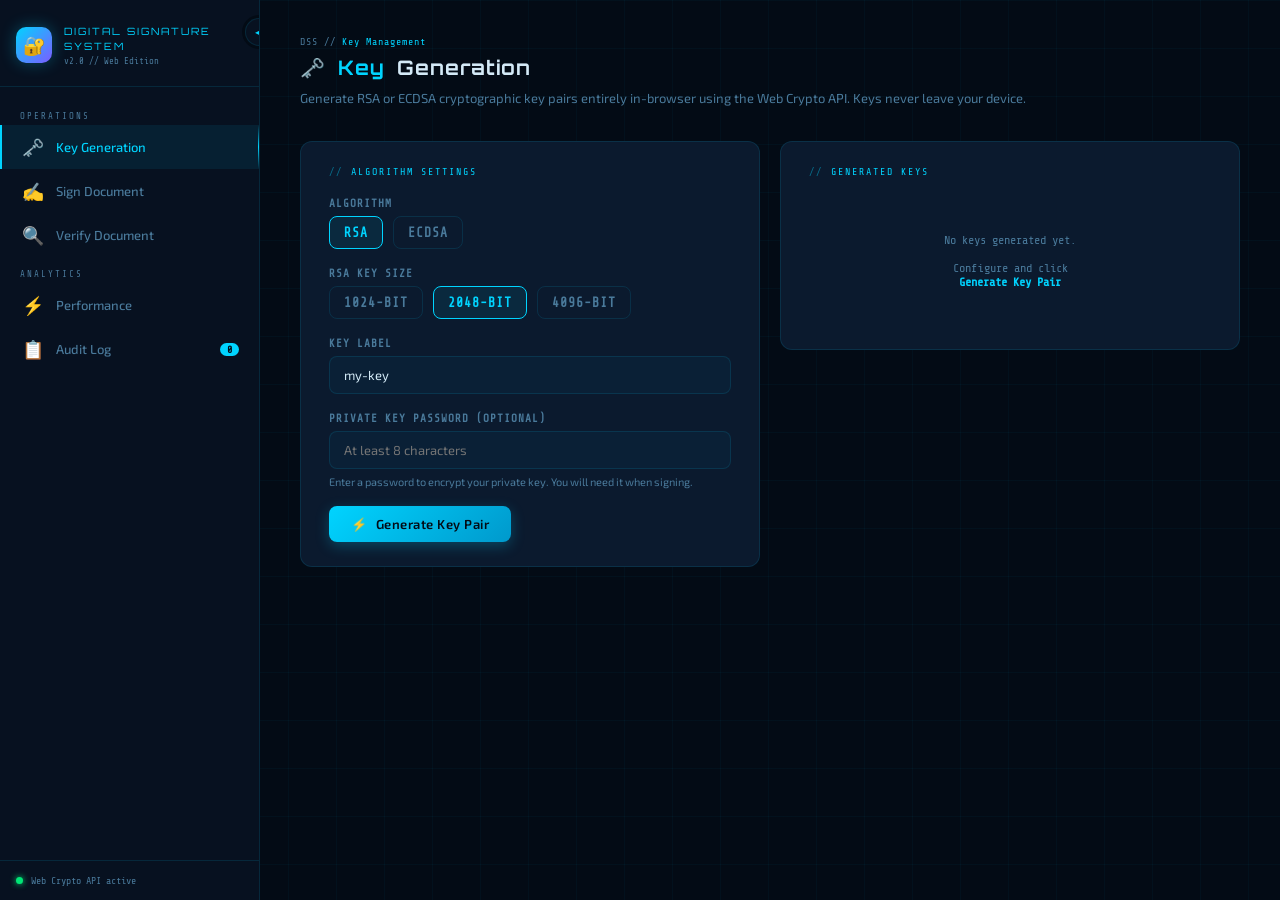
<file: public/index.html>
<!DOCTYPE html>
<html lang="en">
<head>
  <meta charset="UTF-8">
  <meta name="viewport" content="width=device-width, initial-scale=1.0">
  <title>Digital Signature System</title>
  <link rel="preconnect" href="https://fonts.googleapis.com">
  <link href="https://fonts.googleapis.com/css2?family=Orbitron:wght@400;600;800&family=Exo+2:ital,wght@0,300;0,400;0,500;0,600;1,300&family=Share+Tech+Mono&display=swap" rel="stylesheet">
  <link rel="stylesheet" href="style.css?v=password-6">
</head>
<body>

<!-- ═══════════════════════════════
     MOBILE TOP BAR
════════════════════════════════ -->
<header id="topbar">
  <button id="hamburger" aria-label="Toggle menu">
    <span></span><span></span><span></span>
  </button>
  <div class="tb-logo-icon">🔐</div>
  <div class="tb-title">Digital Signature<br>System</div>
</header>

<!-- Backdrop (mobile drawer) -->
<div id="overlay"></div>

<div id="app">

  <!-- ═══════════════════════════════
       SIDEBAR
  ════════════════════════════════ -->
  <aside id="sidebar">

    <!-- Collapse toggle (desktop) -->
    <button id="sidebar-toggle" title="Collapse sidebar">◀</button>

    <div class="logo-area">
      <div class="logo-icon">🔐</div>
      <div class="logo-text">
        <div class="logo-title">Digital Signature<br>System</div>
        <div class="logo-sub">v2.0 // Web Edition</div>
      </div>
    </div>

    <nav>
      <div class="nav-section-label">Operations</div>
      <a class="active" data-tab="keygen" data-tip="Key Generation">
        <span class="nav-icon">🗝️</span>
        <span class="nav-label">Key Generation</span>
      </a>
      <a data-tab="sign" data-tip="Sign Document">
        <span class="nav-icon">✍️</span>
        <span class="nav-label">Sign Document</span>
      </a>
      <a data-tab="verify" data-tip="Verify Document">
        <span class="nav-icon">🔍</span>
        <span class="nav-label">Verify Document</span>
      </a>

      <div class="nav-section-label">Analytics</div>
      <a data-tab="performance" data-tip="Performance">
        <span class="nav-icon">⚡</span>
        <span class="nav-label">Performance</span>
      </a>
      <a data-tab="audit" data-tip="Audit Log">
        <span class="nav-icon">📋</span>
        <span class="nav-label">Audit Log</span>
        <span class="nav-badge" id="log-count">0</span>
      </a>
    </nav>

    <div class="sidebar-footer">
      <span class="status-dot"></span>
      <span class="status-text">Web Crypto API active</span>
    </div>

  </aside>

  <!-- ═══════════════════════════════
       MAIN CONTENT
  ════════════════════════════════ -->
  <main id="main">


    <!-- ────────────── TAB 1: KEY GENERATION ────────────── -->
    <section id="tab-keygen" class="section active">

      <div class="section-header">
        <div class="breadcrumb">DSS // <span>Key Management</span></div>
        <h1>🗝️ <span class="accent">Key</span> Generation</h1>
        <p>Generate RSA or ECDSA cryptographic key pairs entirely in-browser using the Web Crypto API. Keys never leave your device.</p>
      </div>

      <div class="grid-2">
        <!-- Left -->
        <div>
          <div class="card">
            <div class="card-title">Algorithm Settings</div>

            <div class="form-row">
              <label>Algorithm</label>
              <div class="radio-group">
                <label class="radio-opt"><input type="radio" name="kg-algo" value="RSA" checked onchange="toggleKeySize()"> RSA</label>
                <label class="radio-opt"><input type="radio" name="kg-algo" value="ECDSA" onchange="toggleKeySize()"> ECDSA</label>
              </div>
            </div>

            <div class="form-row" id="rsa-size-row">
              <label>RSA Key Size</label>
              <div class="radio-group">
                <label class="radio-opt"><input type="radio" name="rsa-size" value="1024"> 1024-bit</label>
                <label class="radio-opt"><input type="radio" name="rsa-size" value="2048" checked> 2048-bit</label>
                <label class="radio-opt"><input type="radio" name="rsa-size" value="4096"> 4096-bit</label>
              </div>
            </div>

            <div class="form-row">
              <label>Key Label</label>
              <input type="text" id="kg-label" placeholder="e.g. my-signing-key" value="my-key">
            </div>

            <div class="form-row">
              <label for="kg-password">Private Key Password (Optional)</label>
              <input type="password" id="kg-password" minlength="8" autocomplete="new-password" placeholder="At least 8 characters">
              <small style="color:var(--muted);font-size:11px">Enter a password to encrypt your private key. You will need it when signing.</small>
            </div>

            <div style="margin-top:10px">
              <button class="btn btn-primary" id="kg-btn" onclick="generateKeys()">
                <span id="kg-btn-icon">⚡</span> Generate Key Pair
              </button>
            </div>
          </div>
        </div>

        <!-- Right -->
        <div>
          <div class="card">
            <div class="card-title">Generated Keys</div>

            <div id="kg-result" class="result-box"></div>

            <div id="kg-empty" style="text-align:center;padding:36px 0;color:var(--muted);font-family:var(--font-mono);font-size:12px">
              No keys generated yet.<br><br>Configure and click<br>
              <strong style="color:var(--primary)">Generate Key Pair</strong>
            </div>

            <div class="form-row" id="kg-priv-section" style="display:none">
              <label>Private Key (PKCS8 PEM)</label>
              <div class="key-preview" id="kg-priv-preview"></div>
              <div style="margin-top:10px;display:flex;gap:8px;flex-wrap:wrap">
                <button class="btn btn-secondary" onclick="downloadKey('private')" style="font-size:12px;padding:7px 14px">⬇ Private Key</button>
                <button class="btn btn-secondary" onclick="copyKey('private')" style="font-size:12px;padding:7px 14px">📋 Copy</button>
              </div>
            </div>

            <div class="sep" id="kg-sep" style="display:none"></div>

            <div class="form-row" id="kg-pub-section" style="display:none">
              <label>Public Key (SPKI PEM)</label>
              <div class="key-preview" id="kg-pub-preview"></div>
              <div style="margin-top:10px;display:flex;gap:8px;flex-wrap:wrap">
                <button class="btn btn-secondary" onclick="downloadKey('public')" style="font-size:12px;padding:7px 14px">⬇ Public Key</button>
                <button class="btn btn-secondary" onclick="copyKey('public')" style="font-size:12px;padding:7px 14px">📋 Copy</button>
              </div>
            </div>

          </div>
        </div>
      </div>
    </section>


    <!-- ────────────── TAB 2: SIGN DOCUMENT ────────────── -->
    <section id="tab-sign" class="section">

      <div class="section-header">
        <div class="breadcrumb">DSS // <span>Document Signing</span></div>
        <h1>✍️ <span class="accent">Sign</span> Document</h1>
        <p>Sign any file with your private key. A <code style="color:var(--primary)">.sig</code> JSON file is generated — share it alongside your file and public key.</p>
      </div>

      <div class="grid-2">
        <!-- Left -->
        <div>
          <div class="card">
            <div class="card-title">Document to Sign</div>
            <div class="drop-zone">
              <input type="file" id="sign-file-input" onchange="handleFileSelect('sign-file', this)">
              <div class="drop-icon">📄</div>
              <div class="drop-text"><strong>Click or drag &amp; drop</strong> — any file type</div>
              <div class="drop-filename" id="sign-file-name"></div>
            </div>
            <div id="sign-file-info" style="margin-top:10px;font-family:var(--font-mono);font-size:11px;color:var(--muted);display:none"></div>
          </div>

          <div class="card">
            <div class="card-title">Private Key</div>
            <div class="drop-zone">
              <input type="file" id="sign-key-input" accept=".pem" onchange="handlePEMSelect('sign-key', this)">
              <div class="drop-icon">🔑</div>
              <div class="drop-text"><strong>Upload Private Key</strong> (.pem)</div>
              <div class="drop-filename" id="sign-key-name"></div>
            </div>
            <div style="margin-top:10px">
              <label>Or paste PEM</label>
              <textarea id="sign-key-paste" rows="4" placeholder="-----BEGIN PRIVATE KEY-----&#10;...&#10;-----END PRIVATE KEY-----"></textarea>
            </div>
          </div>
        </div>

        <!-- Right -->
        <div>
          <div class="card">
            <div class="card-title">Signing Options</div>

            <div class="form-row">
              <label>Algorithm</label>
              <div class="radio-group">
                <label class="radio-opt"><input type="radio" name="sign-algo" value="RSA" checked> RSA</label>
                <label class="radio-opt"><input type="radio" name="sign-algo" value="ECDSA"> ECDSA</label>
              </div>
            </div>

            <div class="form-row">
              <label>Signer Name</label>
              <input type="text" id="sign-signer" placeholder="e.g. Admin" value="Admin">
            </div>

            <div class="form-row">
              <label for="sign-password">Private Key Password</label>
              <input type="password" id="sign-password" autocomplete="current-password" placeholder="Password used when generating this key">
            </div>

            <button class="btn btn-primary" id="sign-btn" onclick="doSign()" style="width:100%;justify-content:center;margin-top:8px">
              <span id="sign-btn-icon">✍️</span> Sign Document
            </button>

            <div id="sign-result" class="result-box"></div>

            <div id="sign-download" style="display:none;margin-top:14px">
              <button class="btn btn-secondary" onclick="downloadSig()" style="width:100%;justify-content:center">
                ⬇ Download .sig File
              </button>
            </div>
          </div>

          <div class="card">
            <div class="card-title">How it works</div>
            <div style="font-size:12px;color:var(--muted);line-height:2;font-family:var(--font-mono)">
              <div><span style="color:var(--primary)">01</span> &nbsp;SHA-256 hash of the file</div>
              <div><span style="color:var(--primary)">02</span> &nbsp;Hash signed with private key</div>
              <div><span style="color:var(--primary)">03</span> &nbsp;Signature + metadata → .sig JSON</div>
              <div><span style="color:var(--primary)">04</span> &nbsp;Share file + .sig + public key</div>
            </div>
          </div>
        </div>
      </div>
    </section>


    <!-- ────────────── TAB 3: VERIFY ────────────── -->
    <section id="tab-verify" class="section">

      <div class="section-header">
        <div class="breadcrumb">DSS // <span>Verification</span></div>
        <h1>🔍 <span class="accent">Verify</span> Document</h1>
        <p>Check document authenticity against its signature file. Use <strong style="color:var(--warning)">Tamper Demo</strong> to see detection in action.</p>
      </div>

      <div class="grid-2">
        <!-- Left -->
        <div>
          <div class="card">
            <div class="card-title">Original Document</div>
            <div class="drop-zone">
              <input type="file" id="ver-file-input" onchange="handleFileSelect('ver-file', this)">
              <div class="drop-icon">📄</div>
              <div class="drop-text"><strong>Upload Original File</strong></div>
              <div class="drop-filename" id="ver-file-name"></div>
            </div>
          </div>

          <div class="card">
            <div class="card-title">Signature File (.sig)</div>
            <div class="drop-zone">
              <input type="file" id="ver-sig-input" accept=".sig,.json" onchange="handleSigSelect(this)">
              <div class="drop-icon">🔏</div>
              <div class="drop-text"><strong>Upload .sig File</strong></div>
              <div class="drop-filename" id="ver-sig-name"></div>
            </div>
          </div>

          <div class="card">
            <div class="card-title">Public Key</div>
            <div class="drop-zone">
              <input type="file" id="ver-key-input" accept=".pem" onchange="handlePEMSelect('ver-key', this)">
              <div class="drop-icon">🗝️</div>
              <div class="drop-text"><strong>Upload Public Key</strong> (.pem)</div>
              <div class="drop-filename" id="ver-key-name"></div>
            </div>
            <div style="margin-top:10px">
              <textarea id="ver-key-paste" rows="3" placeholder="-----BEGIN PUBLIC KEY-----&#10;...&#10;-----END PUBLIC KEY-----"></textarea>
            </div>
          </div>

          <div style="display:flex;gap:10px;flex-wrap:wrap">
            <button class="btn btn-primary" id="ver-btn" onclick="doVerify(false)" style="flex:1;justify-content:center">
              🔍 Verify
            </button>
            <button class="btn btn-warning" id="tamper-btn" onclick="doVerify(true)" style="flex:1;justify-content:center">
              ⚠️ Tamper Demo
            </button>
          </div>
        </div>

        <!-- Right -->
        <div>
          <div id="ver-status-box" class="verify-status" style="display:none">
            <div class="verify-icon" id="ver-icon"></div>
            <div class="verify-label" id="ver-label"></div>
            <div class="verify-msg" id="ver-msg"></div>
            <div class="verify-details" id="ver-details"></div>
          </div>
          <div id="ver-placeholder" style="text-align:center;padding:70px 20px;color:var(--muted);font-family:var(--font-mono);font-size:12px;line-height:2">
            Upload the three files<br>and click<br>
            <span style="color:var(--primary)">[ Verify Signature ]</span>
          </div>
        </div>
      </div>
    </section>


    <!-- ────────────── TAB 4: PERFORMANCE ────────────── -->
    <section id="tab-performance" class="section">

      <div class="section-header">
        <div class="breadcrumb">DSS // <span>Benchmarks</span></div>
        <h1>⚡ <span class="accent">Performance</span> Comparison</h1>
        <p>Live benchmark of RSA (2048-bit) vs ECDSA — key generation, signing, and verification — running in your browser.</p>
      </div>

      <div class="card" style="margin-bottom:20px">
        <div class="card-title">Test Configuration</div>
        <div style="display:flex;gap:16px;align-items:flex-end;flex-wrap:wrap">
          <div style="flex:1;min-width:200px">
            <div class="form-row">
              <label>Test File (optional)</label>
              <div class="drop-zone" style="padding:16px">
                <input type="file" id="perf-file-input" onchange="handleFileSelect('perf-file', this)">
                <div class="drop-text"><strong>Upload</strong> or use 32 KB random data</div>
                <div class="drop-filename" id="perf-file-name"></div>
              </div>
            </div>
          </div>
          <div style="flex:1;min-width:180px">
            <div class="form-row">
              <label>Iterations</label>
              <select id="perf-iters">
                <option value="1">1 (fast)</option>
                <option value="3" selected>3 iterations</option>
                <option value="5">5 iterations</option>
              </select>
            </div>
            <button class="btn btn-primary" id="perf-btn" onclick="runBenchmark()" style="width:100%;justify-content:center">
              <span id="perf-btn-icon">⚡</span> Run Benchmark
            </button>
          </div>
        </div>
      </div>

      <div id="perf-stats" class="stats-bar" style="display:none">
        <div class="stat-card"><div class="stat-num" id="stat-rsa-keygen">—</div><div class="stat-label">RSA Keygen ms</div></div>
        <div class="stat-card"><div class="stat-num" id="stat-ecdsa-keygen">—</div><div class="stat-label">ECDSA Keygen ms</div></div>
        <div class="stat-card"><div class="stat-num" id="stat-rsa-sign">—</div><div class="stat-label">RSA Sign ms</div></div>
        <div class="stat-card"><div class="stat-num" id="stat-ecdsa-sign">—</div><div class="stat-label">ECDSA Sign ms</div></div>
      </div>

      <div class="card">
        <div class="card-title">Results</div>
        <div id="perf-progress" style="display:none;padding:24px;text-align:center;color:var(--muted);font-family:var(--font-mono);font-size:12px">
          <div class="spinner" style="margin:0 auto 12px"></div>
          <span id="perf-progress-text"></span>
        </div>
        <div style="overflow-x:auto">
          <table class="perf-table">
            <thead>
              <tr>
                <th>Metric</th>
                <th><span class="chip chip-rsa">RSA 2048</span></th>
                <th><span class="chip chip-ecdsa">ECDSA</span></th>
                <th>Winner</th>
              </tr>
            </thead>
            <tbody id="perf-tbody">
              <tr><td colspan="4" style="text-align:center;color:var(--muted);padding:36px;font-size:12px">No data yet — run the benchmark above.</td></tr>
            </tbody>
          </table>
        </div>
        <div id="perf-note" style="display:none;margin-top:14px;padding:12px 16px;background:rgba(0,200,255,0.05);border-radius:8px;font-family:var(--font-mono);font-size:11px;color:var(--muted);line-height:1.8">
          <strong style="color:var(--primary)">Key Insight:</strong>
          ECDSA P-256 provides smaller keys and signatures, with a higher estimated security strength than RSA-2048.
          Timings vary by hardware and browser crypto engine implementation.
        </div>
      </div>
    </section>


    <!-- ────────────── TAB 5: AUDIT LOG ────────────── -->
    <section id="tab-audit" class="section">

      <div class="section-header">
        <div class="breadcrumb">DSS // <span>System Logs</span></div>
        <h1>📋 <span class="accent">Audit</span> Log</h1>
        <p>Real-time log of all cryptographic operations in this session. In-memory only — clears on refresh.</p>
      </div>

      <div class="stats-bar">
        <div class="stat-card"><div class="stat-num" id="total-ops">0</div><div class="stat-label">Total Ops</div></div>
        <div class="stat-card"><div class="stat-num" id="total-signs">0</div><div class="stat-label">Signed</div></div>
        <div class="stat-card"><div class="stat-num" id="total-valid">0</div><div class="stat-label">Valid</div></div>
        <div class="stat-card"><div class="stat-num" id="total-invalid">0</div><div class="stat-label">Invalid</div></div>
      </div>

      <div class="card">
        <div style="display:flex;align-items:center;justify-content:space-between;margin-bottom:14px;flex-wrap:wrap;gap:8px">
          <div class="card-title" style="margin-bottom:0">Terminal Output</div>
          <div style="display:flex;gap:8px">
            <button class="btn btn-secondary" onclick="clearLog()" style="font-size:11px;padding:6px 12px">🗑 Clear</button>
            <button class="btn btn-secondary" onclick="exportLog()" style="font-size:11px;padding:6px 12px">⬇ Export</button>
          </div>
        </div>
        <div class="terminal" id="audit-terminal">
          <div class="terminal-empty" id="audit-empty">
            [ No operations logged yet ]<br>
            Perform a signing or verification to see entries here.
          </div>
        </div>
      </div>
    </section>

  </main>
</div>

<!-- ═══════════════════════════════
     MOBILE BOTTOM NAV
════════════════════════════════ -->
<nav id="bottom-nav">
  <div class="bn-item active" data-tab="keygen">
    <span class="bn-icon">🗝️</span>Keys
  </div>
  <div class="bn-item" data-tab="sign">
    <span class="bn-icon">✍️</span>Sign
  </div>
  <div class="bn-item" data-tab="verify">
    <span class="bn-icon">🔍</span>Verify
  </div>
  <div class="bn-item" data-tab="performance">
    <span class="bn-icon">⚡</span>Perf
  </div>
  <div class="bn-item" data-tab="audit">
    <span class="bn-icon">📋</span>Log
    <span class="bn-badge">0</span>
  </div>
</nav>

<!-- Toast -->
<div id="toast"></div>

<script src="app.js?v=password-6"></script>
</body>
</html>
</file>
<file: public/style.css>
/* =====================================================
   DIGITAL SIGNATURE SYSTEM — style.css
   ===================================================== */

:root {
  --bg:          #030b15;
  --surface:     #071120;
  --card:        #0b1a2e;
  --border:      rgba(0,200,255,0.12);
  --border-hi:   rgba(0,200,255,0.4);
  --primary:     #00d4ff;
  --primary-dim: #007a96;
  --purple:      #7c5cff;
  --success:     #00e676;
  --danger:      #ff3b5c;
  --warning:     #ffb300;
  --text:        #d4eaf7;
  --muted:       #4a7a9b;
  --font-head:   'Orbitron', sans-serif;
  --font-body:   'Exo 2', sans-serif;
  --font-mono:   'Share Tech Mono', monospace;
  --sidebar-w:   260px;
  --sidebar-collapsed: 64px;
  --topbar-h:    56px;
  --radius:      12px;
  --transition:  0.28s cubic-bezier(0.4, 0, 0.2, 1);
}

*, *::before, *::after { box-sizing: border-box; margin: 0; padding: 0; }

html { scroll-behavior: smooth; }

body {
  background: var(--bg);
  color: var(--text);
  font-family: var(--font-body);
  font-size: 14px;
  min-height: 100vh;
  overflow-x: hidden;
}

/* Grid background */
body::before {
  content: '';
  position: fixed; inset: 0; z-index: 0; pointer-events: none;
  background-image:
    linear-gradient(rgba(0,200,255,0.035) 1px, transparent 1px),
    linear-gradient(90deg, rgba(0,200,255,0.035) 1px, transparent 1px);
  background-size: 48px 48px;
}

#app { display: flex; min-height: 100vh; position: relative; z-index: 1; }


/* =====================================================
   MOBILE TOP BAR  (hidden on desktop)
   ===================================================== */

#topbar {
  display: none;
  position: fixed; top: 0; left: 0; right: 0;
  height: var(--topbar-h);
  background: var(--surface);
  border-bottom: 1px solid var(--border);
  z-index: 200;
  align-items: center;
  padding: 0 16px;
  gap: 14px;
}

#topbar .tb-logo-icon {
  width: 34px; height: 34px;
  background: linear-gradient(135deg, var(--primary), var(--purple));
  border-radius: 8px;
  display: flex; align-items: center; justify-content: center;
  font-size: 16px;
  box-shadow: 0 0 14px rgba(0,212,255,0.35);
  flex-shrink: 0;
}

#topbar .tb-title {
  font-family: var(--font-head);
  font-size: 10px; letter-spacing: 2px;
  color: var(--primary); text-transform: uppercase;
  flex: 1;
  line-height: 1.4;
}

#hamburger {
  display: flex; flex-direction: column; justify-content: center;
  gap: 5px; width: 36px; height: 36px;
  background: transparent; border: none; cursor: pointer;
  padding: 6px; border-radius: 8px;
  flex-shrink: 0;
  transition: background var(--transition);
}
#hamburger:hover { background: rgba(0,200,255,0.08); }
#hamburger span {
  display: block; width: 22px; height: 2px;
  background: var(--primary); border-radius: 2px;
  transition: transform var(--transition), opacity var(--transition), width var(--transition);
  transform-origin: center;
}
/* X state */
#hamburger.open span:nth-child(1) { transform: translateY(7px) rotate(45deg); }
#hamburger.open span:nth-child(2) { opacity: 0; width: 0; }
#hamburger.open span:nth-child(3) { transform: translateY(-7px) rotate(-45deg); }


/* =====================================================
   OVERLAY BACKDROP  (mobile only)
   ===================================================== */

#overlay {
  display: none;
  position: fixed; inset: 0;
  background: rgba(3,11,21,0.75);
  z-index: 149;
  backdrop-filter: blur(2px);
  opacity: 0;
  transition: opacity var(--transition);
}
#overlay.visible { opacity: 1; }


/* =====================================================
   SIDEBAR
   ===================================================== */

#sidebar {
  width: var(--sidebar-w);
  min-height: 100vh;
  background: var(--surface);
  border-right: 1px solid var(--border);
  display: flex;
  flex-direction: column;
  position: fixed;
  top: 0; left: 0; bottom: 0;
  z-index: 150;
  transition: width var(--transition), transform var(--transition);
  overflow: hidden;
}

/* ── Desktop collapsed state ── */
#sidebar.collapsed {
  width: var(--sidebar-collapsed);
}

/* ── Toggle button (desktop, inside sidebar) ── */
#sidebar-toggle {
  position: absolute;
  top: 18px; right: -14px;
  width: 28px; height: 28px;
  background: var(--surface);
  border: 1px solid var(--border);
  border-radius: 50%;
  display: flex; align-items: center; justify-content: center;
  cursor: pointer; z-index: 10;
  font-size: 12px; color: var(--primary);
  transition: transform var(--transition), background var(--transition), box-shadow var(--transition);
  box-shadow: 0 0 0 3px var(--bg);
}
#sidebar-toggle:hover {
  background: var(--card);
  box-shadow: 0 0 0 3px var(--bg), 0 0 12px rgba(0,212,255,0.3);
}
#sidebar.collapsed #sidebar-toggle { transform: rotate(180deg); }


/* ── Logo area ── */
.logo-area {
  padding: 24px 16px 20px;
  border-bottom: 1px solid var(--border);
  display: flex; align-items: center; gap: 12px;
  min-height: 80px; overflow: hidden; flex-shrink: 0;
}

.logo-icon {
  width: 36px; height: 36px; min-width: 36px;
  background: linear-gradient(135deg, var(--primary), var(--purple));
  border-radius: 10px;
  display: flex; align-items: center; justify-content: center;
  font-size: 18px;
  box-shadow: 0 0 16px rgba(0,212,255,0.3);
}

.logo-text {
  overflow: hidden;
  transition: opacity var(--transition), width var(--transition);
  white-space: nowrap;
}
.logo-title {
  font-family: var(--font-head);
  font-size: 10px; letter-spacing: 2px;
  color: var(--primary); text-transform: uppercase; line-height: 1.5;
}
.logo-sub { font-size: 9px; color: var(--muted); margin-top: 2px; font-family: var(--font-mono); }

/* hide text when collapsed */
#sidebar.collapsed .logo-text { opacity: 0; width: 0; pointer-events: none; }
#sidebar.collapsed .nav-section-label { opacity: 0; pointer-events: none; }
#sidebar.collapsed .nav-label { opacity: 0; width: 0; }
#sidebar.collapsed .nav-badge { display: none; }
#sidebar.collapsed nav a { justify-content: center; padding: 12px 0; }
#sidebar.collapsed .sidebar-footer .status-text { display: none; }


/* ── Nav ── */
nav { flex: 1; padding: 12px 0; overflow-y: auto; overflow-x: hidden; }
nav::-webkit-scrollbar { width: 3px; }
nav::-webkit-scrollbar-thumb { background: var(--border); }

.nav-section-label {
  font-family: var(--font-mono);
  font-size: 9px; letter-spacing: 2px;
  color: var(--muted); text-transform: uppercase;
  padding: 12px 20px 4px;
  white-space: nowrap;
  transition: opacity var(--transition);
}

nav a {
  display: flex; align-items: center; gap: 12px;
  padding: 11px 20px;
  color: var(--muted);
  font-size: 13px; font-weight: 500;
  cursor: pointer; text-decoration: none;
  transition: color 0.2s, background 0.2s, padding 0.28s;
  border-left: 2px solid transparent;
  position: relative;
  white-space: nowrap; overflow: hidden;
}
nav a:hover { color: var(--text); background: rgba(0,200,255,0.05); }
nav a.active {
  color: var(--primary);
  background: rgba(0,200,255,0.08);
  border-left-color: var(--primary);
}
nav a.active::after {
  content: '';
  position: absolute; right: 0; top: 0; bottom: 0; width: 1px;
  background: linear-gradient(to bottom, transparent, var(--primary), transparent);
}

.nav-icon { font-size: 18px; width: 22px; text-align: center; flex-shrink: 0; }

.nav-label {
  overflow: hidden;
  transition: opacity var(--transition), width var(--transition);
  white-space: nowrap;
}

.nav-badge {
  margin-left: auto;
  background: var(--primary); color: var(--bg);
  font-size: 10px; font-weight: 700;
  border-radius: 10px; padding: 1px 7px;
  font-family: var(--font-mono); flex-shrink: 0;
}

/* ── Sidebar tooltip on collapsed ── */
nav a[data-tip]::before {
  content: attr(data-tip);
  position: absolute; left: calc(var(--sidebar-collapsed) + 8px);
  background: var(--card); border: 1px solid var(--border);
  color: var(--text); font-size: 12px; padding: 6px 12px;
  border-radius: 8px; white-space: nowrap;
  opacity: 0; pointer-events: none;
  transition: opacity 0.15s;
  z-index: 999;
  box-shadow: 0 4px 16px rgba(0,0,0,0.4);
}
#sidebar.collapsed nav a:hover::before { opacity: 1; }


/* ── Footer ── */
.sidebar-footer {
  padding: 14px 16px;
  border-top: 1px solid var(--border);
  display: flex; align-items: center; gap: 8px;
  overflow: hidden; flex-shrink: 0;
}

.status-dot {
  width: 7px; height: 7px; min-width: 7px; border-radius: 50%;
  background: var(--success);
  box-shadow: 0 0 6px var(--success);
  animation: pulse 2.5s infinite;
}
.status-text {
  font-family: var(--font-mono); font-size: 10px; color: var(--muted);
  white-space: nowrap; overflow: hidden;
  transition: opacity var(--transition);
}

@keyframes pulse { 0%,100%{opacity:1;} 50%{opacity:0.35;} }


/* =====================================================
   MAIN CONTENT
   ===================================================== */

#main {
  margin-left: var(--sidebar-w);
  flex: 1; padding: 36px 40px;
  min-height: 100vh;
  transition: margin-left var(--transition);
}

#main.collapsed { margin-left: var(--sidebar-collapsed); }

.section { display: none; animation: fadeSlide 0.3s ease; }
.section.active { display: block; }

@keyframes fadeSlide {
  from { opacity: 0; transform: translateY(12px); }
  to   { opacity: 1; transform: translateY(0); }
}

.section-header { margin-bottom: 32px; }

.section-header h1 {
  font-family: var(--font-head);
  font-size: 20px; letter-spacing: 1px;
  color: var(--text);
  display: flex; align-items: center; gap: 12px;
}
.section-header h1 span.accent { color: var(--primary); }
.section-header p { color: var(--muted); margin-top: 8px; font-size: 13px; line-height: 1.6; }

.breadcrumb {
  font-family: var(--font-mono);
  font-size: 10px; color: var(--muted);
  margin-bottom: 8px; letter-spacing: 1px;
}
.breadcrumb span { color: var(--primary); }


/* =====================================================
   CARDS
   ===================================================== */

.card {
  background: var(--card);
  border: 1px solid var(--border);
  border-radius: var(--radius);
  padding: 24px 28px;
  margin-bottom: 20px;
  transition: border-color 0.2s;
}
.card:hover { border-color: rgba(0,200,255,0.22); }

.card-title {
  font-family: var(--font-mono);
  font-size: 10px; letter-spacing: 2px;
  text-transform: uppercase; color: var(--primary);
  margin-bottom: 20px;
  display: flex; align-items: center; gap: 8px;
}
.card-title::before { content: '//'; opacity: 0.45; }

.grid-2 { display: grid; grid-template-columns: 1fr 1fr; gap: 20px; }
.grid-3 { display: grid; grid-template-columns: 1fr 1fr 1fr; gap: 20px; }


/* =====================================================
   FORM ELEMENTS
   ===================================================== */

.form-row { display: flex; flex-direction: column; gap: 6px; margin-bottom: 18px; }
.form-row:last-child { margin-bottom: 0; }

label {
  font-size: 11px; font-weight: 600; letter-spacing: 1px;
  text-transform: uppercase; color: var(--muted);
  font-family: var(--font-mono);
}

input[type="text"],
input[type="password"],
select,
textarea {
  background: rgba(0,200,255,0.04);
  border: 1px solid var(--border);
  border-radius: 8px;
  color: var(--text);
  font-family: var(--font-body);
  font-size: 13px;
  padding: 10px 14px;
  outline: none;
  transition: border-color 0.2s, box-shadow 0.2s;
  width: 100%;
}
input:focus, select:focus, textarea:focus {
  border-color: var(--primary-dim);
  box-shadow: 0 0 0 3px rgba(0,212,255,0.08);
}
select option { background: var(--card); }
textarea { resize: vertical; font-family: var(--font-mono); font-size: 10px; }

.radio-group { display: flex; gap: 10px; flex-wrap: wrap; }

.radio-opt {
  display: flex; align-items: center; gap: 8px;
  cursor: pointer; padding: 8px 14px;
  border: 1px solid var(--border);
  border-radius: 8px;
  transition: all 0.2s;
  font-size: 13px;
  background: transparent; color: var(--muted);
}
.radio-opt:has(input:checked) {
  border-color: var(--primary); color: var(--primary);
  background: rgba(0,212,255,0.08);
}
.radio-opt input { display: none; }

/* Drop zone */
.drop-zone {
  border: 2px dashed var(--border);
  border-radius: var(--radius);
  padding: 24px 16px;
  text-align: center; cursor: pointer;
  transition: all 0.2s;
  background: rgba(0,200,255,0.02);
  position: relative;
}
.drop-zone:hover, .drop-zone.dragover {
  border-color: var(--primary);
  background: rgba(0,200,255,0.06);
}
.drop-zone input[type="file"] {
  position: absolute; inset: 0;
  opacity: 0; cursor: pointer; width: 100%; height: 100%;
}
.drop-icon { font-size: 26px; margin-bottom: 6px; }
.drop-text { font-size: 12px; color: var(--muted); }
.drop-text strong { color: var(--primary); }
.drop-filename {
  font-family: var(--font-mono); font-size: 11px; color: var(--success);
  margin-top: 8px; word-break: break-all;
}


/* =====================================================
   BUTTONS
   ===================================================== */

.btn {
  display: inline-flex; align-items: center; gap: 8px;
  padding: 10px 22px; border-radius: 8px;
  font-family: var(--font-body); font-size: 13px; font-weight: 600;
  cursor: pointer; border: none; transition: all 0.2s;
  letter-spacing: 0.5px;
}
.btn-primary {
  background: linear-gradient(135deg, var(--primary), #0099cc);
  color: var(--bg);
  box-shadow: 0 4px 14px rgba(0,212,255,0.25);
}
.btn-primary:hover { transform: translateY(-1px); box-shadow: 0 6px 20px rgba(0,212,255,0.4); }
.btn-primary:active { transform: translateY(0); }

.btn-secondary {
  background: transparent; color: var(--primary);
  border: 1px solid var(--primary);
}
.btn-secondary:hover { background: rgba(0,212,255,0.08); }

.btn-warning {
  background: linear-gradient(135deg, var(--warning), #e6a000);
  color: var(--bg);
  box-shadow: 0 4px 14px rgba(255,179,0,0.2);
}
.btn-warning:hover { transform: translateY(-1px); box-shadow: 0 6px 20px rgba(255,179,0,0.35); }

.btn-danger { background: linear-gradient(135deg, var(--danger), #cc1e3a); color: #fff; }
.btn:disabled { opacity: 0.4; cursor: not-allowed; transform: none !important; }


/* =====================================================
   RESULT BOXES
   ===================================================== */

.result-box {
  border-radius: var(--radius);
  padding: 14px 18px;
  font-family: var(--font-mono); font-size: 12px; line-height: 1.7;
  display: none; margin-top: 16px; border: 1px solid; white-space: pre-wrap;
}
.result-box.visible { display: block; }
.result-box.success { background: rgba(0,230,118,0.07); border-color: rgba(0,230,118,0.3); color: var(--success); }
.result-box.error   { background: rgba(255,59,92,0.07);  border-color: rgba(255,59,92,0.3);  color: var(--danger);  }
.result-box.info    { background: rgba(0,212,255,0.06);  border-color: rgba(0,212,255,0.25); color: var(--primary); }
.result-box.warning { background: rgba(255,179,0,0.07); border-color: rgba(255,179,0,0.3);  color: var(--warning); }


/* =====================================================
   VERIFY STATUS
   ===================================================== */

.verify-status {
  text-align: center; padding: 30px 24px;
  border-radius: var(--radius);
  border: 1px solid var(--border);
  background: var(--card);
  transition: border-color 0.4s;
}
.verify-icon  { font-size: 46px; margin-bottom: 10px; }
.verify-label { font-family: var(--font-head); font-size: 20px; letter-spacing: 2px; margin-bottom: 8px; }
.verify-msg   { font-size: 12px; color: var(--muted); font-family: var(--font-mono); }
.verify-details {
  margin-top: 18px; background: rgba(0,0,0,0.3);
  border-radius: 8px; padding: 14px;
  text-align: left;
  font-family: var(--font-mono); font-size: 11px; line-height: 1.9;
  color: var(--text); border: 1px solid var(--border);
}
.detail-row { display: flex; gap: 12px; flex-wrap: wrap; margin-bottom: 2px; }
.detail-key { color: var(--muted); min-width: 130px; }
.detail-val { color: var(--primary); word-break: break-all; flex: 1; }


/* =====================================================
   PERFORMANCE TABLE
   ===================================================== */

.perf-table { width: 100%; border-collapse: collapse; margin-top: 8px; }
.perf-table th {
  font-family: var(--font-mono); font-size: 10px;
  letter-spacing: 2px; text-transform: uppercase;
  color: var(--muted); padding: 10px 14px;
  border-bottom: 1px solid var(--border); text-align: left;
}
.perf-table td {
  padding: 11px 14px; font-size: 12px;
  border-bottom: 1px solid rgba(0,200,255,0.06);
  font-family: var(--font-mono);
}
.perf-table tr:last-child td { border-bottom: none; }
.perf-table tr:hover td { background: rgba(0,200,255,0.03); }
.perf-table .metric-name { color: var(--text); }
.perf-table .rsa-val  { color: var(--purple); }
.perf-table .ecdsa-val { color: var(--primary); }
.bar-wrap { display: flex; align-items: center; gap: 8px; }
.bar { height: 5px; border-radius: 3px; min-width: 3px; transition: width 0.6s ease; }
.bar-rsa   { background: var(--purple); }
.bar-ecdsa { background: var(--primary); }


/* =====================================================
   AUDIT TERMINAL
   ===================================================== */

.stats-bar { display: flex; gap: 12px; margin-bottom: 24px; flex-wrap: wrap; }
.stat-card {
  flex: 1; min-width: 100px;
  background: var(--card); border: 1px solid var(--border);
  border-radius: var(--radius); padding: 14px 16px; text-align: center;
}
.stat-num { font-family: var(--font-head); font-size: 22px; color: var(--primary); letter-spacing: 2px; }
.stat-label { font-family: var(--font-mono); font-size: 8px; color: var(--muted); text-transform: uppercase; letter-spacing: 2px; margin-top: 4px; }

.terminal {
  background: #040a0f; border: 1px solid var(--border);
  border-radius: var(--radius);
  font-family: var(--font-mono); font-size: 12px; line-height: 1.8;
  padding: 18px; min-height: 320px; max-height: 480px; overflow-y: auto;
}
.terminal::-webkit-scrollbar { width: 4px; }
.terminal::-webkit-scrollbar-thumb { background: var(--border); border-radius: 3px; }

.log-entry { padding: 3px 0; border-bottom: 1px solid rgba(0,200,255,0.04); }
.log-entry:last-child { border-bottom: none; }
.log-ts     { color: var(--muted); margin-right: 8px; }
.log-action { color: var(--primary); margin-right: 8px; }
.log-file   { color: var(--text); margin-right: 8px; }
.log-res-success { color: var(--success); }
.log-res-invalid { color: var(--danger); }
.log-extra  { color: var(--muted); font-size: 11px; }
.terminal-empty { color: var(--muted); text-align: center; padding: 50px 0; font-size: 13px; }


/* =====================================================
   MISC UTILITIES
   ===================================================== */

.sep { height: 1px; background: var(--border); margin: 22px 0; }

.chip {
  display: inline-block; padding: 3px 9px; border-radius: 20px;
  font-size: 10px; font-family: var(--font-mono); font-weight: 600;
  letter-spacing: 1px; text-transform: uppercase;
}
.chip-rsa     { background: rgba(124,92,255,0.15); color: var(--purple);  border: 1px solid rgba(124,92,255,0.3); }
.chip-ecdsa   { background: rgba(0,212,255,0.1);   color: var(--primary); border: 1px solid rgba(0,212,255,0.25); }
.chip-success { background: rgba(0,230,118,0.1);   color: var(--success); border: 1px solid rgba(0,230,118,0.25); }
.chip-danger  { background: rgba(255,59,92,0.1);   color: var(--danger);  border: 1px solid rgba(255,59,92,0.25); }

.key-preview {
  background: #020810; border: 1px solid var(--border); border-radius: 8px;
  padding: 12px; font-family: var(--font-mono); font-size: 10px;
  color: var(--success); word-break: break-all; line-height: 1.6;
  max-height: 130px; overflow-y: auto; display: none;
}

.spinner {
  width: 16px; height: 16px;
  border: 2px solid rgba(0,212,255,0.2);
  border-top-color: var(--primary); border-radius: 50%;
  animation: spin 0.7s linear infinite; display: inline-block;
}
@keyframes spin { to { transform: rotate(360deg); } }

#toast {
  position: fixed; bottom: 20px; right: 20px;
  background: var(--card); border: 1px solid var(--border);
  border-radius: 10px; padding: 12px 18px;
  font-family: var(--font-mono); font-size: 12px;
  z-index: 9999; transform: translateY(70px); opacity: 0;
  transition: all 0.28s ease; max-width: 300px;
}
#toast.show    { transform: translateY(0); opacity: 1; }
#toast.success { border-color: rgba(0,230,118,0.4); color: var(--success); }
#toast.error   { border-color: rgba(255,59,92,0.4);  color: var(--danger);  }


/* =====================================================
   BOTTOM NAV  (mobile only)
   ===================================================== */

#bottom-nav {
  display: none;
  position: fixed; bottom: 0; left: 0; right: 0;
  height: 62px;
  background: var(--surface);
  border-top: 1px solid var(--border);
  z-index: 180;
  align-items: stretch;
}

.bn-item {
  flex: 1; display: flex; flex-direction: column;
  align-items: center; justify-content: center; gap: 3px;
  cursor: pointer; padding: 8px 4px;
  color: var(--muted);
  font-family: var(--font-mono); font-size: 8px;
  text-transform: uppercase; letter-spacing: 1px;
  transition: color 0.2s, background 0.2s;
  border-top: 2px solid transparent;
  position: relative;
}
.bn-item:hover { color: var(--text); background: rgba(0,200,255,0.05); }
.bn-item.active { color: var(--primary); border-top-color: var(--primary); }
.bn-item .bn-icon { font-size: 18px; }
.bn-item .bn-badge {
  position: absolute; top: 6px; right: calc(50% - 18px);
  background: var(--primary); color: var(--bg);
  font-size: 9px; font-weight: 700; border-radius: 8px; padding: 0 5px;
  line-height: 16px;
}


/* =====================================================
   RESPONSIVE
   ===================================================== */

/* Tablet / small desktop — slim sidebar */
@media (max-width: 1100px) {
  :root { --sidebar-w: 220px; }
}

/* Mobile — full overlay drawer */
@media (max-width: 768px) {
  #topbar { display: flex; }
  #overlay { display: block; pointer-events: none; }
  #overlay.visible { pointer-events: all; }
  #bottom-nav { display: flex; }
  #sidebar-toggle { display: none; }

  #sidebar {
    width: var(--sidebar-w) !important;
    top: var(--topbar-h);
    transform: translateX(calc(-1 * var(--sidebar-w)));
  }
  #sidebar.mobile-open {
    transform: translateX(0);
    box-shadow: 4px 0 32px rgba(0,0,0,0.5);
  }

  #main {
    margin-left: 0 !important;
    padding: 20px 16px 90px; /* bottom pad for bottom-nav */
    margin-top: var(--topbar-h);
  }

  .grid-2, .grid-3 { grid-template-columns: 1fr; }

  .section-header h1 { font-size: 16px; }

  .perf-table th:last-child,
  .perf-table td:last-child { display: none; }

  .stats-bar { gap: 8px; }
  .stat-card { padding: 10px 12px; }
  .stat-num  { font-size: 18px; }

  .bar-wrap .bar { display: none; }

  .detail-key { min-width: 100px; font-size: 10px; }
  .detail-val { font-size: 10px; }
}

@media (max-width: 400px) {
  #main { padding: 16px 12px 80px; }
  .card { padding: 16px; }
  .section-header h1 { font-size: 14px; gap: 8px; }
}
</file>
